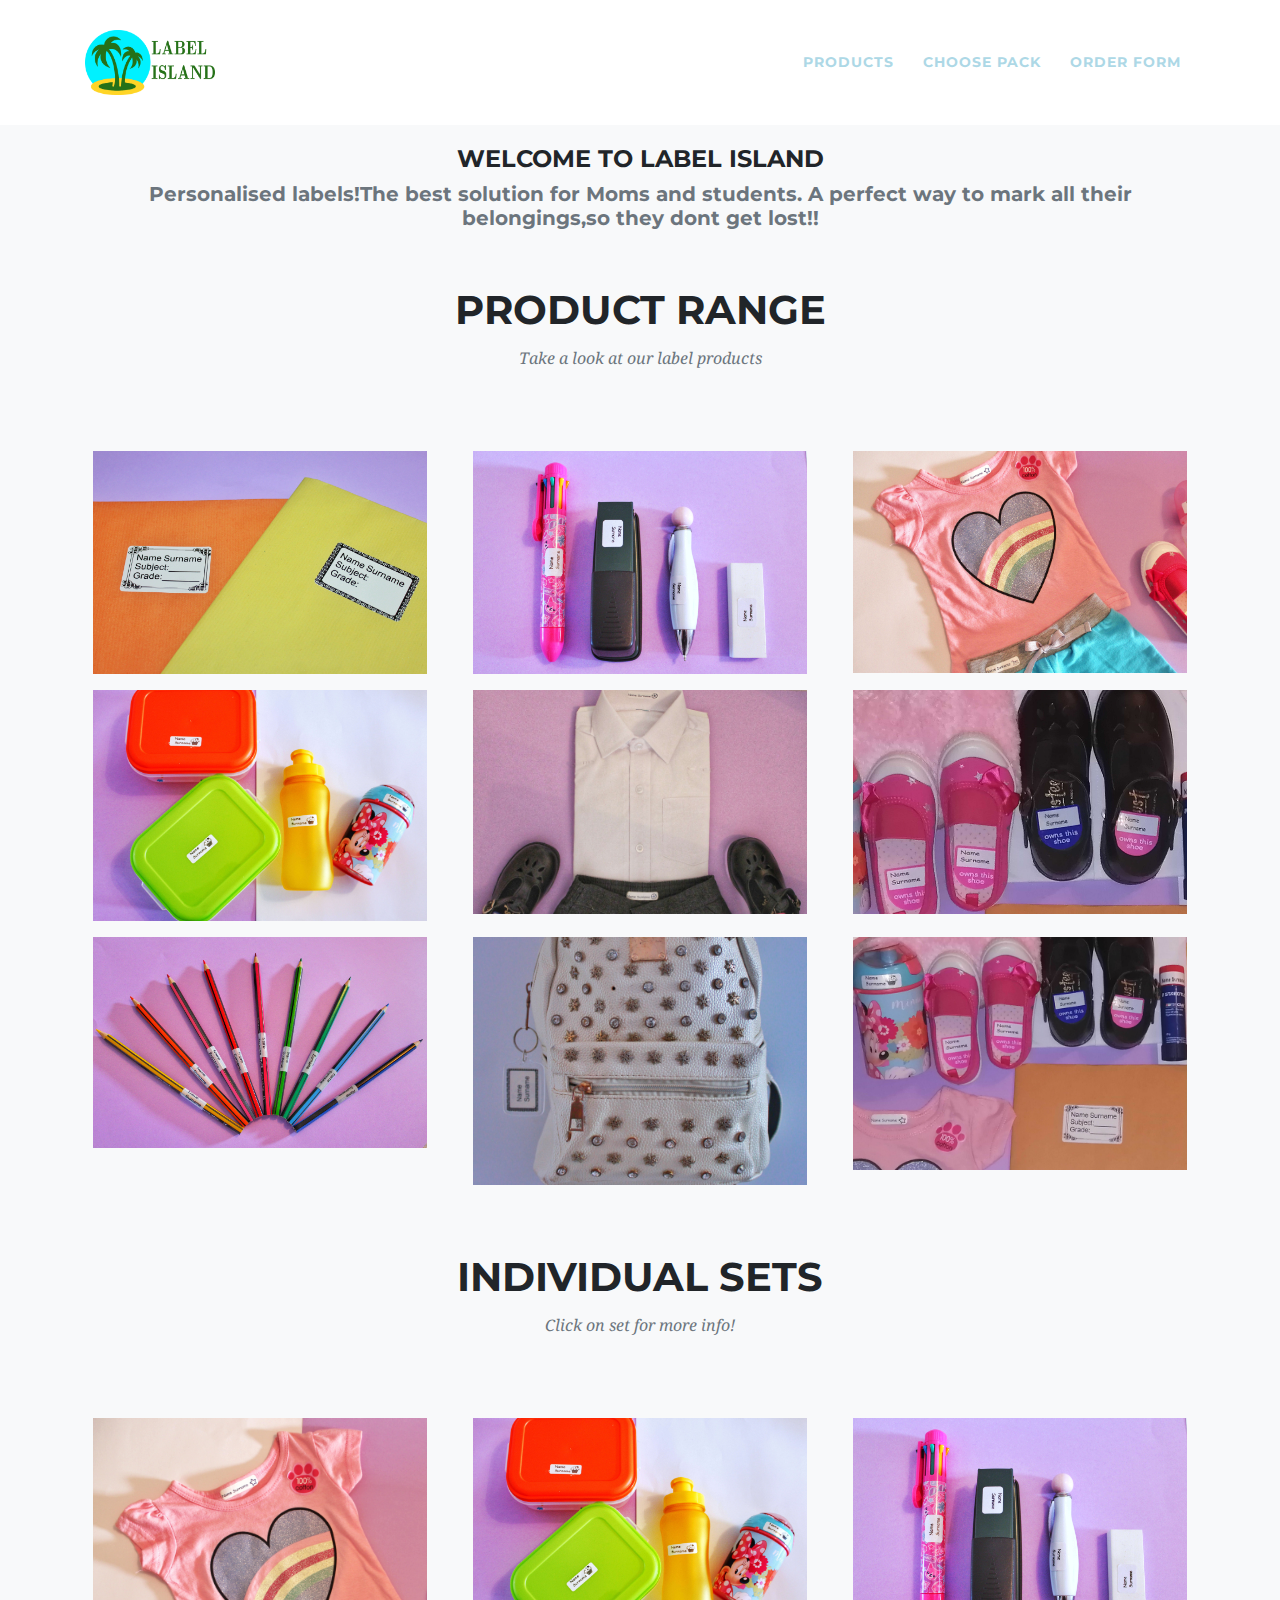
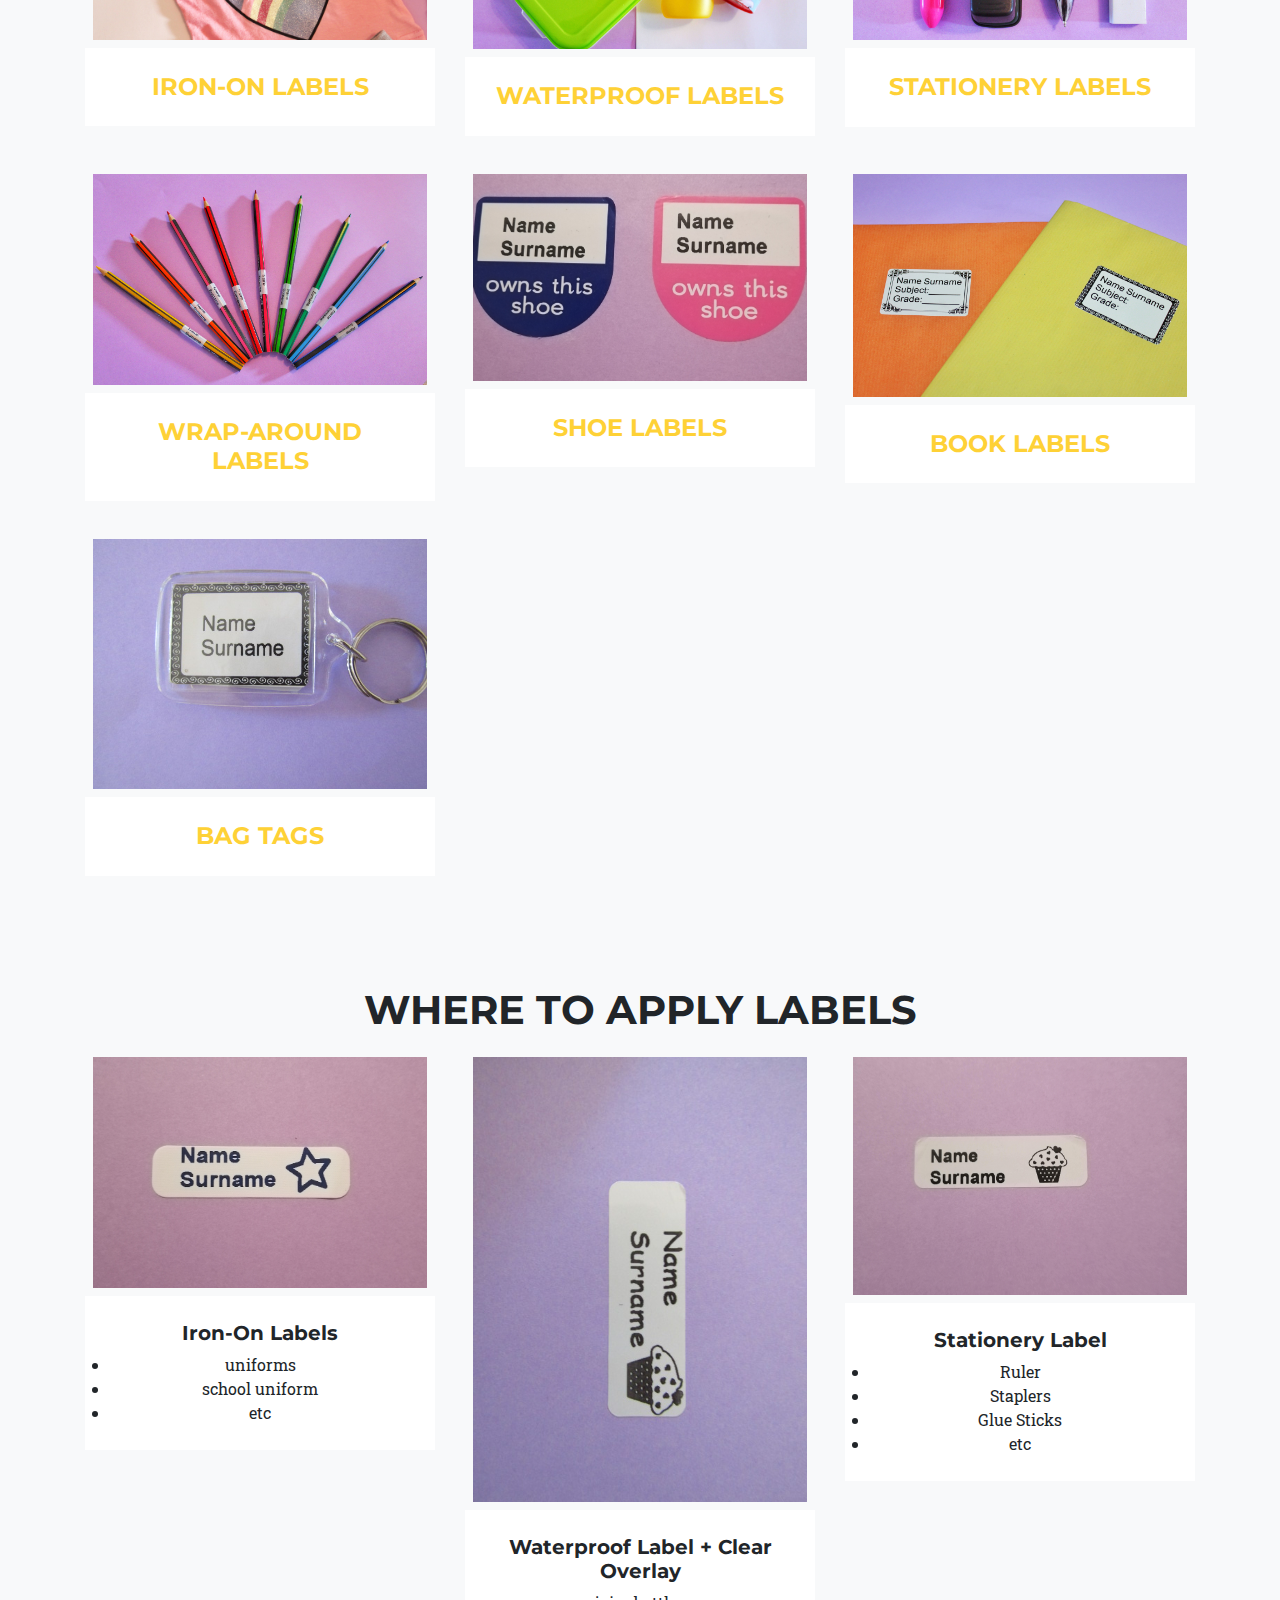
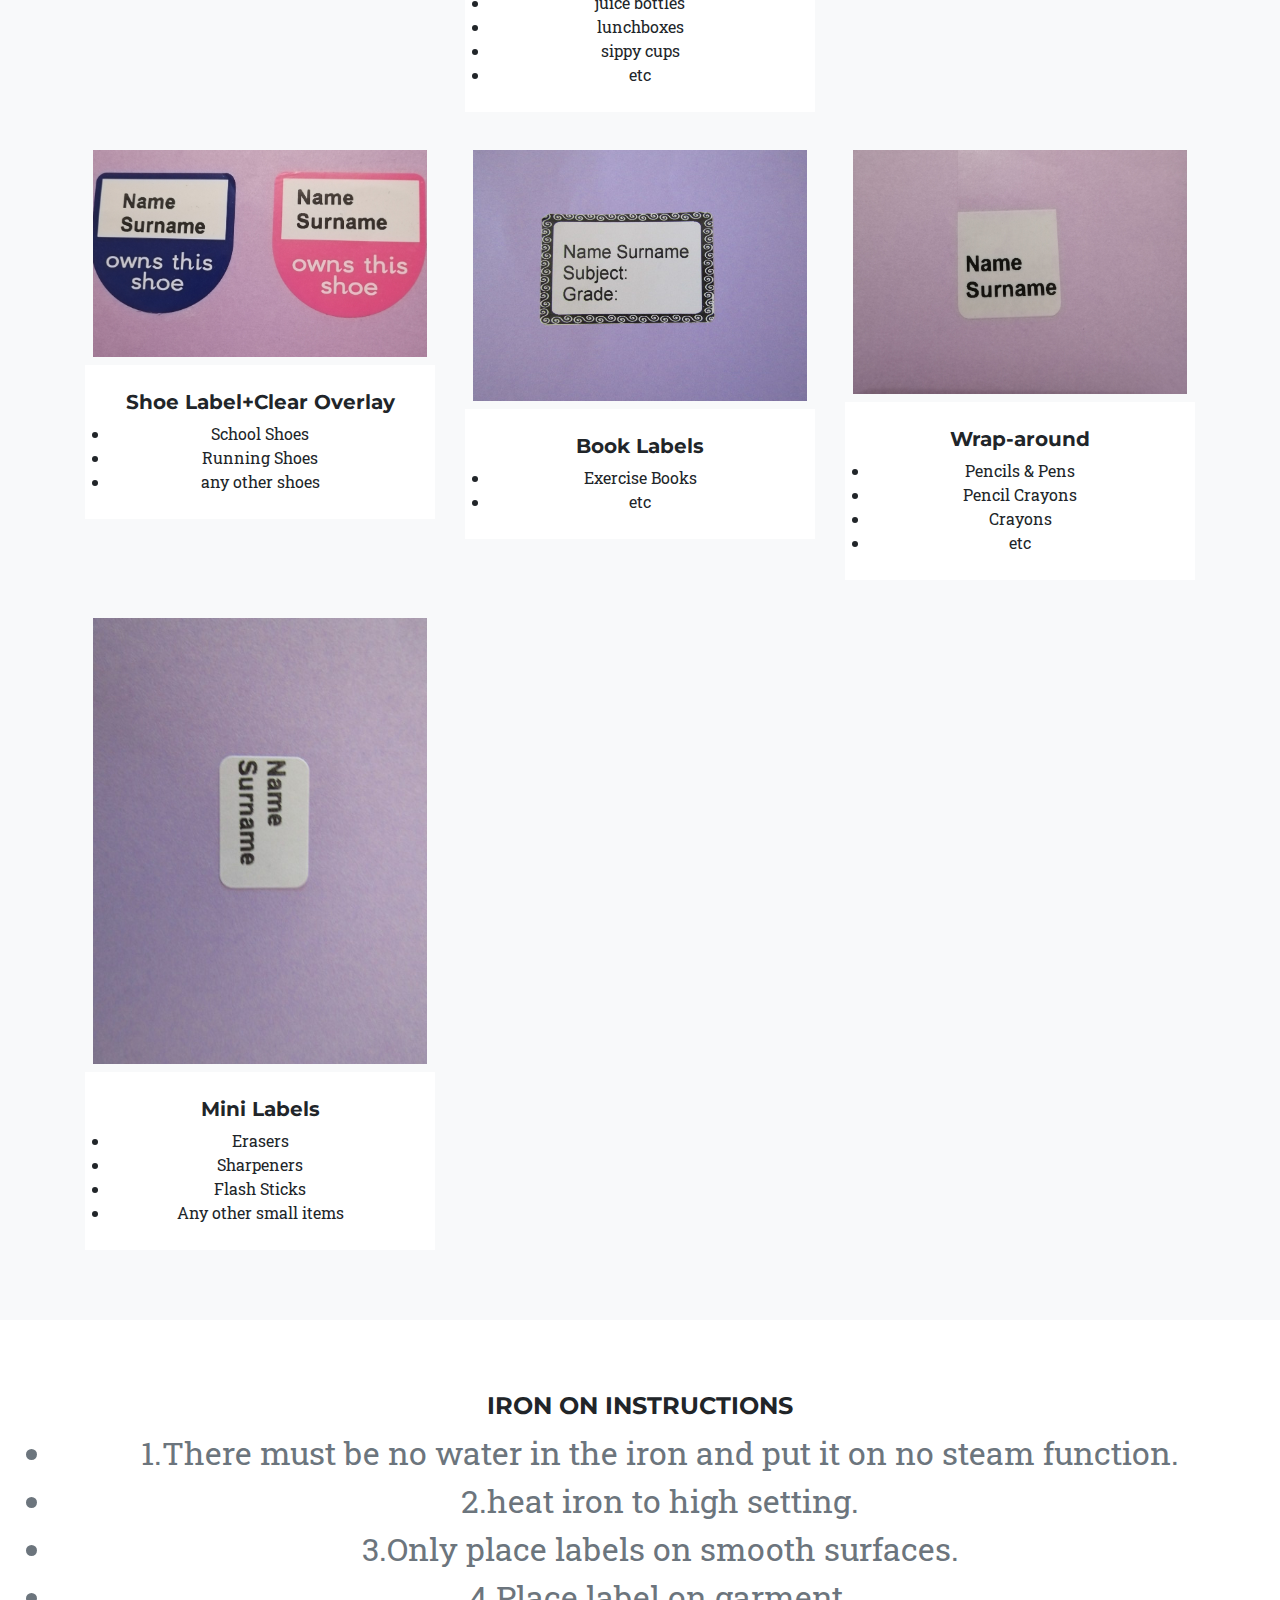
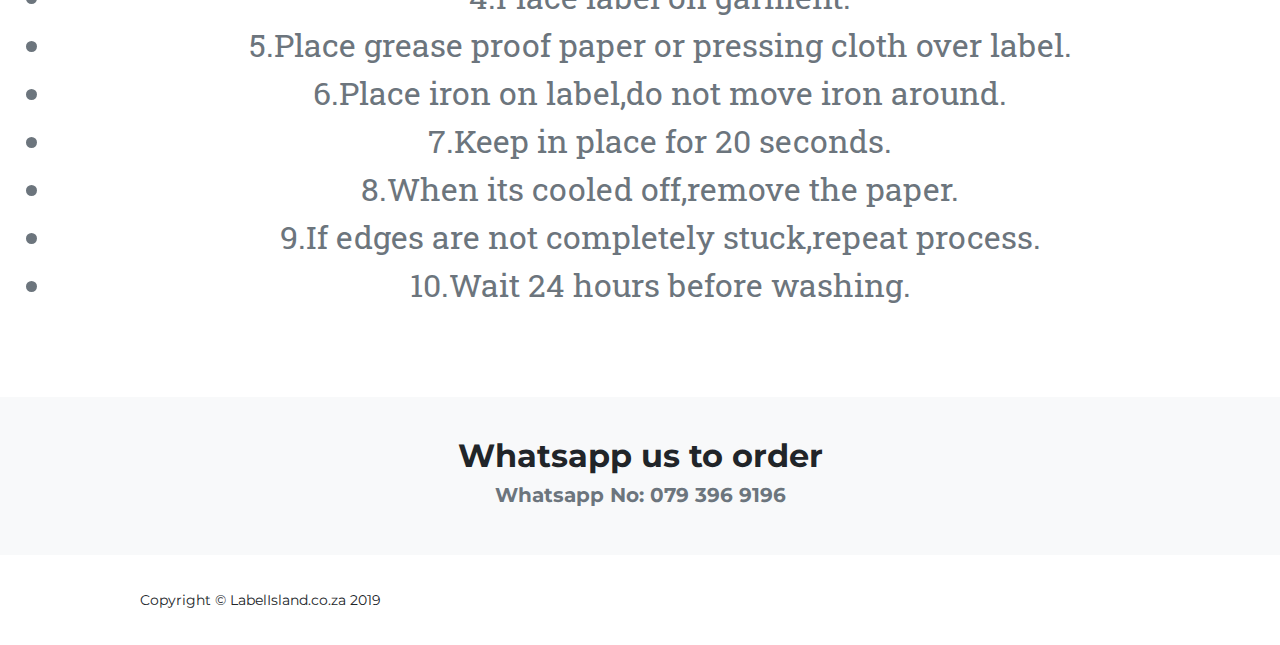
<file: index.html>
<!DOCTYPE html>
<html lang="en">

<head>

  <meta charset="utf-8">
  <meta name="viewport" content="width=device-width, initial-scale=1, shrink-to-fit=no">
	  <meta name="description" content="Personalised labels!The best solution for Moms and students. A perfect way to mark all their belongings,so they dont get lost!!">
  <meta name="keywords" content="labels,island,label printers">
  <meta name="author" content="">
	<meta name="google-site-verification" content="RqYeZZajrX5-8dibI99BtpnHzKIkXkmFvsI7ZoeifsE" />

  <title>Label Island</title>

  <!-- Bootstrap core CSS -->
  <link href="vendor/bootstrap/css/bootstrap.min.css" rel="stylesheet">

  <!-- Custom fonts for this template -->
  <link href="vendor/fontawesome-free/css/all.min.css" rel="stylesheet" type="text/css">
  <link href="https://fonts.googleapis.com/css?family=Montserrat:400,700" rel="stylesheet" type="text/css">
  <link href='https://fonts.googleapis.com/css?family=Kaushan+Script' rel='stylesheet' type='text/css'>
  <link href='https://fonts.googleapis.com/css?family=Droid+Serif:400,700,400italic,700italic' rel='stylesheet' type='text/css'>
  <link href='https://fonts.googleapis.com/css?family=Roboto+Slab:400,100,300,700' rel='stylesheet' type='text/css'>

  <!-- Custom styles for this template -->
  <link href="css/agency.css" rel="stylesheet">

</head>

<body id="page-top">

  <!-- Navigation -->
  <nav class="navbar navbar-expand-lg " id="mainNav" style="background-color: #fff;">
    <div class="container">
      <a class="navbar-brand js-scroll-trigger" href="#page-top"><img src="logo.png" width="130" height="65"></a>
      <button class="navbar-toggler navbar-toggler-right" type="button" data-toggle="collapse" data-target="#navbarResponsive" aria-controls="navbarResponsive" aria-expanded="false" aria-label="Toggle navigation">
        Menu
        <i class="fas fa-bars"></i>
      </button>
      <div class="collapse navbar-collapse" id="navbarResponsive">
        <ul class="navbar-nav text-uppercase ml-auto">
          <li class="nav-item">
            <a class="nav-link js-scroll-trigger" href="#products">Products</a>
          </li>
          <li class="nav-item">
            <a class="nav-link js-scroll-trigger" href="#pack">Choose Pack</a>
          </li>
         
         
          <li class="nav-item">
            <a class="nav-link js-scroll-trigger" href="#order">Order Form</a>
          </li>
        </ul>
      </div>
    </div>
  </nav>



  <!-- Portfolio Grid -->

  <section style="padding:20px !important;"class="bg-light" id="products">
    <div class="container">
	    	            <div class="col-lg-12 text-center">
          <h4 class="section-heading text-uppercase">Welcome to Label Island</h4>
          <h5 class="section-subheading text-muted">Personalised labels!The best solution for Moms and students. A perfect way to mark all their belongings,so they dont get lost!!</h5>
        </div>
	    <br><br>
      <div class="row">
        <div class="col-lg-12 text-center">
          <h2 class="section-heading text-uppercase">Product Range</h2>
          <h3 class="section-subheading text-muted">Take a look at our label products</h3>
        </div>
      </div>
      <div class="row">
        <div class="col-md-4 col-sm-6 portfolio-item">
          <a class="portfolio-link" data-toggle="modal" href="#portfolioModal1">
  <!--           <div class="portfolio-hover">
              <div class="portfolio-hover-content">
                <i class="fas fa-mouse-pointer fa-3x"></i>
              </div>
            </div> -->
            <img class="img-fluid" src="product1.jpg" alt="">
          </a>
       
        </div>
        <div class="col-md-4 col-sm-6 portfolio-item">
          <a class="portfolio-link" data-toggle="modal" href="#portfolioModal2">
 <!--            <div class="portfolio-hover">
              <div class="portfolio-hover-content">
                <i class="fas fa-mouse-pointer fa-3x"></i>
              </div>
            </div> -->
            <img class="img-fluid" src="product2.jpg" alt="">
          </a>
         
        </div>
        <div class="col-md-4 col-sm-6 portfolio-item">
          <a class="portfolio-link" data-toggle="modal" href="#portfolioModal3">
 <!--            <div class="portfolio-hover">
              <div class="portfolio-hover-content">
                <i class="fas fa-mouse-pointer fa-3x"></i>
              </div>
            </div> -->
            <img class="img-fluid" src="product3.jpg" alt="">
          </a>
       
        </div>
        <div class="col-md-4 col-sm-6 portfolio-item">
          <a class="portfolio-link" data-toggle="modal" href="#portfolioModal4">
    <!--         <div class="portfolio-hover">
              <div class="portfolio-hover-content">
                <i class="fas fa-mouse-pointer fa-3x"></i>
              </div>
            </div> -->
            <img class="img-fluid" src="product4.jpg" alt="">
          </a>
  
        </div>
        <div class="col-md-4 col-sm-6 portfolio-item">
          <a class="portfolio-link" data-toggle="modal" href="#portfolioModal5">
      <!--       <div class="portfolio-hover">
              <div class="portfolio-hover-content">
                <i class="fas fa-mouse-pointer fa-3x"></i>
              </div>
            </div> -->
            <img class="img-fluid" src="product5.jpg" alt="">
          </a>
  
        </div>
        <div class="col-md-4 col-sm-6 portfolio-item">
          <a class="portfolio-link" data-toggle="modal" href="#portfolioModal6">
 <!--            <div class="portfolio-hover">
              <div class="portfolio-hover-content">
                <i class="fas fa-mouse-pointer fa-3x"></i>
              </div>
            </div> -->
            <img class="img-fluid" src="product6.jpg" alt="">
          </a>
   
          </div>

                <div class="col-md-4 col-sm-6 portfolio-item">
          <a class="portfolio-link" data-toggle="modal" href="#portfolioModal6">
    <!--         <div class="portfolio-hover">
              <div class="portfolio-hover-content">
                <i class="fas fa-mouse-pointer fa-3x"></i>
              </div>
            </div> -->
            <img class="img-fluid" src="product7.jpg" alt="">
          </a>
   
          </div>

                <div class="col-md-4 col-sm-6 portfolio-item">
          <a class="portfolio-link" data-toggle="modal" href="#portfolioModal6">
      <!--       <div class="portfolio-hover">
              <div class="portfolio-hover-content">
                <i class="fas fa-mouse-pointer fa-3x"></i>
              </div>
            </div> -->
            <img class="img-fluid" src="product8.jpg" alt="">
          </a>
   
          </div>

                <div class="col-md-4 col-sm-6 portfolio-item">
          <a class="portfolio-link" data-toggle="modal" href="#portfolioModal6">
         <!--    <div class="portfolio-hover">
              <div class="portfolio-hover-content">
                <i class="fas fa-mouse-pointer fa-3x"></i>
              </div>
            </div> -->
            <img class="img-fluid" src="product9.jpg" alt="">
          </a>
   
          </div>
        </div>
	    
      </div>
    </div>
  </section>
	
	


 <!-- OTHER PACKS Grid -->
  <!-- label packs -->
  <section class="bg-light" id="portfolio">
    <div class="container" id="pack">
      <div class="row">
        <div class="col-lg-12 text-center">
          <h2 class="section-heading text-uppercase">Individual Sets</h2>
          <h3 class="section-subheading text-muted">Click on set for more info!</h3>
        </div>
      </div>
      <div class="row">
        <div class="col-md-4 col-sm-6 portfolio-item">
          <a class="portfolio-link" data-toggle="modal" href="#ironon_pack_modal">
            <div class="portfolio-hover">
              <div class="portfolio-hover-content">
                <i class="fas fa-mouse-pointer fa-3x"></i>
              </div>
            </div>
            <img class="img-fluid" src="iron-on.jpg" alt="">
              <div class="portfolio-caption">
            <h4>IRON-ON LABELS</h4>
            <!-- <p class="text-muted">Illustration</p> -->
          </div>
          </a>
        
        </div>
     <!--  ///////////////////// -->
           <div class="col-md-4 col-sm-6 portfolio-item">
          <a class="portfolio-link" data-toggle="modal" href="#waterproof_pack_modal">
            <div class="portfolio-hover">
              <div class="portfolio-hover-content">
                <i class="fas fa-mouse-pointer fa-3x"></i>
              </div>
            </div>
            <img class="img-fluid" src="product4.jpg" alt="">
              <div class="portfolio-caption">
            <h4>WATERPROOF LABELS</h4>
           <!--  <p class="text-muted">Illustration</p> -->
          </div>
          </a>
        
        </div>

         <div class="col-md-4 col-sm-6 portfolio-item">
          <a class="portfolio-link" data-toggle="modal" href="#stationery_pack_modal">
            <div class="portfolio-hover">
              <div class="portfolio-hover-content">
                <i class="fas fa-mouse-pointer fa-3x"></i>
              </div>
            </div>
            <img class="img-fluid" src="product2.jpg" alt="">
              <div class="portfolio-caption">
            <h4>STATIONERY LABELS</h4>
           <!--  <p class="text-muted">Illustration</p> -->
          </div>
          </a>
        
        </div>


         <div class="col-md-4 col-sm-6 portfolio-item">
          <a class="portfolio-link" data-toggle="modal" href="#wrap_pack_modal">
            <div class="portfolio-hover">
              <div class="portfolio-hover-content">
                <i class="fas fa-mouse-pointer fa-3x"></i>
              </div>
            </div>
            <img class="img-fluid" src="product7.jpg" alt="">
              <div class="portfolio-caption">
            <h4>WRAP-AROUND LABELS</h4>
           <!--  <p class="text-muted">Illustration</p> -->
          </div>
          </a>
        
        </div>


         <div class="col-md-4 col-sm-6 portfolio-item">
          <a class="portfolio-link" data-toggle="modal" href="#shoe_pack_modal">
            <div class="portfolio-hover">
              <div class="portfolio-hover-content">
                <i class="fas fa-mouse-pointer fa-3x"></i>
              </div>
            </div>
            <img class="img-fluid" src="shoe.jpg" alt="">
              <div class="portfolio-caption">
            <h4>SHOE LABELS</h4>
           <!--  <p class="text-muted">Illustration</p> -->
          </div>
          </a>
        
        </div>

          <div class="col-md-4 col-sm-6 portfolio-item">
          <a class="portfolio-link" data-toggle="modal" href="#book_pack_modal">
            <div class="portfolio-hover">
              <div class="portfolio-hover-content">
                <i class="fas fa-mouse-pointer fa-3x"></i>
              </div>
            </div>
            <img class="img-fluid" src="product1.jpg" alt="">
              <div class="portfolio-caption">
            <h4>BOOK LABELS</h4>
           <!--  <p class="text-muted">Illustration</p> -->
          </div>
          </a>
        
        </div>

          <div class="col-md-4 col-sm-6 portfolio-item">
          <a class="portfolio-link" data-toggle="modal" href="#bag_pack_modal">
            <div class="portfolio-hover">
              <div class="portfolio-hover-content">
                <i class="fas fa-mouse-pointer fa-3x"></i>
              </div>
            </div>
            <img class="img-fluid" src="bagtag.jpg" alt="">
              <div class="portfolio-caption">
            <h4>BAG TAGS</h4>
           <!--  <p class="text-muted">Illustration</p> -->
          </div>
          </a>
        
        </div>
<!--         ////////////////////////// -->

    
    
      </div>
    </div>
  </section>








  <!-- //Instructions -->


 <!-- OTHER PACKS Grid -->
  <!-- label packs -->
  <section class="bg-light" id="portfolio">
    <div class="container" id="pack">
      <div class="row">
        <div class="col-lg-12 text-center">
          <h2 class="section-heading text-uppercase">Where to apply labels</h2>
        </div>
      </div>
      <div class="row">
        <div class="col-md-4 col-sm-6 portfolio-item">
         
            <img class="img-fluid" src="ironon.jpg" alt="">
              <div class="portfolio-caption">
              <h5>Iron-On Labels</h5>
		<li>uniforms</li>
            <li>school uniform</li>
            <li>etc</li>
            <!-- <p class="text-muted">Illustration</p> -->
          </div>
          
        
        </div>
     <!--  ///////////////////// -->
              <div class="col-md-4 col-sm-6 portfolio-item">
         
            <img class="img-fluid" src="waterproof_label.jpg" alt="">
              <div class="portfolio-caption">
              <h5>Waterproof Label + Clear Overlay</h5>
            <li>juice bottles</li>
            <li>lunchboxes</li>
            <li>sippy cups</li>
            <li>etc</li>
            <!-- <p class="text-muted">Illustration</p> -->
          </div>
          
        
        </div>

               <div class="col-md-4 col-sm-6 portfolio-item">
         
            <img class="img-fluid" src="stationery.jpg" alt="">
              <div class="portfolio-caption">
              <h5>Stationery Label</h5>
            <li>Ruler</li>
            <li>Staplers</li>
            <li>Glue Sticks</li>
            <li>etc</li>
            <!-- <p class="text-muted">Illustration</p> -->
          </div>
          
        
        </div>


      <div class="col-md-4 col-sm-6 portfolio-item">
         
            <img class="img-fluid" src="shoe.jpg" alt="">
              <div class="portfolio-caption">
              <h5>Shoe Label+Clear Overlay</h5>
            <li>School Shoes</li>
            <li>Running Shoes</li>
            <li>any other shoes</li>
            <!-- <p class="text-muted">Illustration</p> -->
          </div>
          
        
        </div>

       <div class="col-md-4 col-sm-6 portfolio-item">
         
            <img class="img-fluid" src="book.jpg" alt="">
              <div class="portfolio-caption">
              <h5>Book Labels</h5>
            <li>Exercise Books</li>
            <li>etc</li>
            <!-- <p class="text-muted">Illustration</p> -->
          </div>
          
        
        </div>


         <div class="col-md-4 col-sm-6 portfolio-item">
         
            <img class="img-fluid" src="wrap.jpg" alt="">
              <div class="portfolio-caption">
              <h5>Wrap-around</h5>
            <li>Pencils & Pens</li>
            <li>Pencil Crayons</li>
            <li>Crayons</li>
            <li>etc</li>
            <!-- <p class="text-muted">Illustration</p> -->
          </div>
          
        
        </div>



         <div class="col-md-4 col-sm-6 portfolio-item">
         
            <img class="img-fluid" src="mini.jpg" alt="">
              <div class="portfolio-caption">
              <h5>Mini Labels</h5>
            <li>Erasers</li>
            <li>Sharpeners</li>
            <li>Flash Sticks</li>
            <li>Any other small items</li>
            <!-- <p class="text-muted">Illustration</p> -->
          </div>
          
        
        </div>
      
<!--         ////////////////////////// -->

    
    
      </div>
    </div>
  </section>
<br>
<br>
<br>
	    	            <div class="col-lg-12 text-center">
          <h4 class="section-heading text-uppercase">Iron On Instructions</h4>
          <ul class="section-subheading text-muted" style="font-size:2rem;">
		<li>1.There must be no water in the iron and put it on no steam function.</li>		
		  <li>2.heat iron to high setting.</li>
		  <li>3.Only place labels on smooth surfaces.</li>
		  <li>4.Place label on garment.</li>
		  <li>5.Place grease proof paper or pressing cloth over label.</li>
		  <li>6.Place iron on  label,do not move iron around.</li>
		  <li>7.Keep in place for 20 seconds.</li>
		  <li>8.When its cooled off,remove the paper.</li>
		  <li>9.If edges are not completely stuck,repeat process.</li>
		  <li>10.Wait 24 hours before washing.</li>
	</ul>
        </div>
<br>
<br>	
	<br>
  <section class="bg-light" id="order">
  <h2 class="text-center">Whatsapp us to order</h2>

	    	            <div class="col-lg-12 text-center">
	
          <h5 class="section-subheading text-muted">Whatsapp No: 079 396 9196</h5>
	
        </div>

  </section>
  <!-- Footer -->
  <footer>
    <div class="container">
      <div class="row">
        <div class="col-md-4">
          <span class="copyright">Copyright &copy; LabelIsland.co.za 2019</span>
        </div>
      
      <!--   <div class="col-md-4">
          <ul class="list-inline quicklinks">
            <li class="list-inline-item">
              <a href="#">Privacy Policy</a>
            </li>
            <li class="list-inline-item">
              <a href="#">Terms of Use</a>
            </li>
          </ul>
        </div> -->
      </div>
    </div>
  </footer>


  

  
<style type="text/css">
	.input-hidden {
  position: absolute;
  left: -9999px;
}

input[type=radio]:checked + label>img {
  border: 1px solid #fff;
  box-shadow: 0 0 3px 3px #090;
}

/* Stuff after this is only to make things more pretty */
input[type=radio] + label>img {
  border: 1px dashed #444;
  width: 90px;
  height: 90px;
  transition: 500ms all;
}

.portfolio-item{
cursor:pointer;	
}
/*
 | //lea.verou.me/css3patterns
 | Because white bgs are boring.
*/

</style>

  <!-- Bootstrap core JavaScript -->
  <script src="vendor/jquery/jquery.min.js"></script>
  <script src="vendor/bootstrap/js/bootstrap.bundle.min.js"></script>

  <!-- Plugin JavaScript -->
  <script src="vendor/jquery-easing/jquery.easing.min.js"></script>

  <!-- Contact form JavaScript -->
  <script src="js/jqBootstrapValidation.js"></script>
  <script src="js/contact_me.js"></script>

  <!-- Custom scripts for this template -->
  <script src="js/agency.min.js"></script>

</body>

</html>
</file>
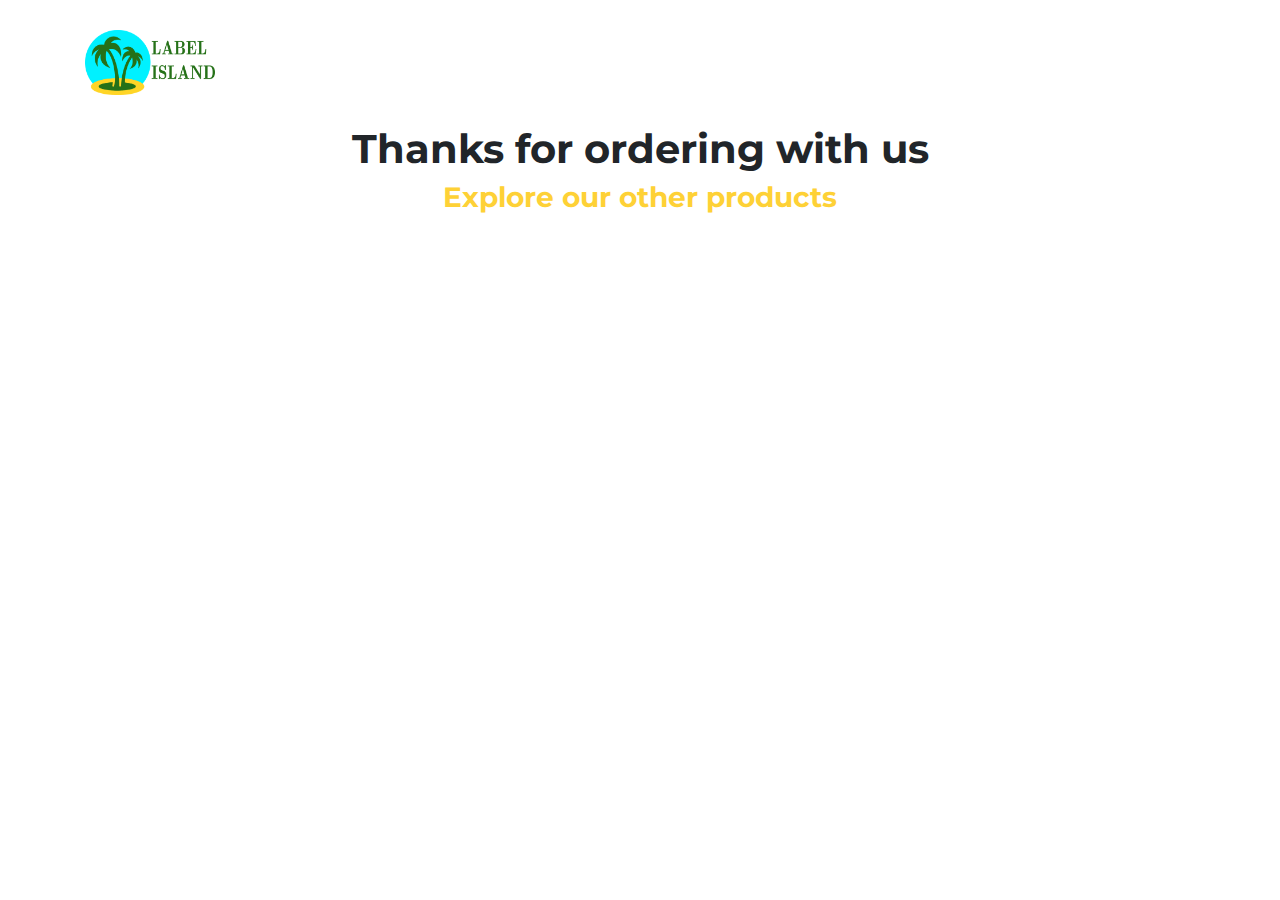
<file: thanks.html>
<!DOCTYPE html>
<html lang="en">

<head>

  <meta charset="utf-8">
  <meta name="viewport" content="width=device-width, initial-scale=1, shrink-to-fit=no">
  <meta name="description" content="">
  <meta name="author" content="">

  <title>Agency - Start Bootstrap Theme</title>

  <!-- Bootstrap core CSS -->
  <link href="vendor/bootstrap/css/bootstrap.min.css" rel="stylesheet">

  <!-- Custom fonts for this template -->
  <link href="vendor/fontawesome-free/css/all.min.css" rel="stylesheet" type="text/css">
  <link href="https://fonts.googleapis.com/css?family=Montserrat:400,700" rel="stylesheet" type="text/css">
  <link href='https://fonts.googleapis.com/css?family=Kaushan+Script' rel='stylesheet' type='text/css'>
  <link href='https://fonts.googleapis.com/css?family=Droid+Serif:400,700,400italic,700italic' rel='stylesheet' type='text/css'>
  <link href='https://fonts.googleapis.com/css?family=Roboto+Slab:400,100,300,700' rel='stylesheet' type='text/css'>

  <!-- Custom styles for this template -->
  <link href="css/agency.css" rel="stylesheet">

</head>

<body id="page-top">

  <!-- Navigation -->
  <nav class="navbar navbar-expand-lg " id="mainNav" style="background-color: #fff;">
    <div class="container">
      <a class="navbar-brand js-scroll-trigger" href="#page-top"><img src="logo.png" width="130" height="65"></a>

    </div>
  </nav>


 <h1 class="text-center">Thanks for ordering with us</h1>
 <h3 class="text-center"><a href="./index.html">Explore our other products</a></h3>
  <!-- Footer -->


  

  
<style type="text/css">
	.input-hidden {
  position: absolute;
  left: -9999px;
}

input[type=radio]:checked + label>img {
  border: 1px solid #fff;
  box-shadow: 0 0 3px 3px #090;
}

/* Stuff after this is only to make things more pretty */
input[type=radio] + label>img {
  border: 1px dashed #444;
  width: 90px;
  height: 90px;
  transition: 500ms all;
}



/*
 | //lea.verou.me/css3patterns
 | Because white bgs are boring.
*/

</style>

  <!-- Bootstrap core JavaScript -->
  <script src="vendor/jquery/jquery.min.js"></script>
  <script src="vendor/bootstrap/js/bootstrap.bundle.min.js"></script>

  <!-- Plugin JavaScript -->
  <script src="vendor/jquery-easing/jquery.easing.min.js"></script>

  <!-- Contact form JavaScript -->
  <script src="js/jqBootstrapValidation.js"></script>
  <script src="js/contact_me.js"></script>

  <!-- Custom scripts for this template -->
  <script src="js/agency.min.js"></script>

</body>

</html>
</file>
<file: css/agency.css>
/*!
 * Start Bootstrap - Agency v5.0.7 (https://startbootstrap.com/template-overviews/agency)
 * Copyright 2013-2019 Start Bootstrap
 * Licensed under MIT (https://github.com/BlackrockDigital/startbootstrap-agency/blob/master/LICENSE)
 */

body {
  overflow-x: hidden;
  font-family: 'Roboto Slab', -apple-system, BlinkMacSystemFont, 'Segoe UI', Roboto, 'Helvetica Neue', Arial, sans-serif, 'Apple Color Emoji', 'Segoe UI Emoji', 'Segoe UI Symbol', 'Noto Color Emoji';
}

p {
  line-height: 1.75;
}

a {
  color: #fed136;
}

a:hover {
  color: #fec503;
}

.text-primary {
  color: #fed136 !important;
}

h1,
h2,
h3,
h4,
h5,
h6 {
  font-weight: 700;
  font-family: 'Montserrat', -apple-system, BlinkMacSystemFont, 'Segoe UI', Roboto, 'Helvetica Neue', Arial, sans-serif, 'Apple Color Emoji', 'Segoe UI Emoji', 'Segoe UI Symbol', 'Noto Color Emoji';
}

section {
  padding: 20px 0;
}

section h2.section-heading {
  font-size: 40px;
  margin-top: 0;
  margin-bottom: 15px;
}

section h3.section-subheading {
  font-size: 16px;
  font-weight: 400;
  font-style: italic;
  margin-bottom: 75px;
  text-transform: none;
  font-family: 'Droid Serif', -apple-system, BlinkMacSystemFont, 'Segoe UI', Roboto, 'Helvetica Neue', Arial, sans-serif, 'Apple Color Emoji', 'Segoe UI Emoji', 'Segoe UI Symbol', 'Noto Color Emoji';
}

@media (min-width: 768px) {
  section {
    padding: 40px 0;
  }
}

.btn {
  font-family: 'Montserrat', -apple-system, BlinkMacSystemFont, 'Segoe UI', Roboto, 'Helvetica Neue', Arial, sans-serif, 'Apple Color Emoji', 'Segoe UI Emoji', 'Segoe UI Symbol', 'Noto Color Emoji';
  font-weight: 700;
}

.btn-xl {
  font-size: 18px;
  padding: 20px 40px;
}

.btn-primary {
  background-color: #fed136;
  border-color: #fed136;
}

.btn-primary:active, .btn-primary:focus, .btn-primary:hover {
  background-color: #fec810 !important;
  border-color: #fec810 !important;
  color: white;
}

.btn-primary:active, .btn-primary:focus {
  -webkit-box-shadow: 0 0 0 0.2rem rgba(254, 209, 55, 0.5) !important;
  box-shadow: 0 0 0 0.2rem rgba(254, 209, 55, 0.5) !important;
}

::selection {
  background: #fed136;
  text-shadow: none;
}

img::selection {
  background: transparent;
}

img::-moz-selection {
  background: transparent;
}

#mainNav {
  background-color: #212529;
}

#mainNav .navbar-toggler {
  font-size: 12px;
  right: 0;
  padding: 13px;
  text-transform: uppercase;
  color: white;
  border: 0;
  background-color: #fed136;
  font-family: 'Montserrat', -apple-system, BlinkMacSystemFont, 'Segoe UI', Roboto, 'Helvetica Neue', Arial, sans-serif, 'Apple Color Emoji', 'Segoe UI Emoji', 'Segoe UI Symbol', 'Noto Color Emoji';
}

#mainNav .navbar-brand {
  color: #fed136;
  font-family: 'Kaushan Script', -apple-system, BlinkMacSystemFont, 'Segoe UI', Roboto, 'Helvetica Neue', Arial, sans-serif, 'Apple Color Emoji', 'Segoe UI Emoji', 'Segoe UI Symbol', 'Noto Color Emoji';
}

#mainNav .navbar-brand.active, #mainNav .navbar-brand:active, #mainNav .navbar-brand:focus, #mainNav .navbar-brand:hover {
  color: #fec503;
}

#mainNav .navbar-nav .nav-item .nav-link {
  font-size: 90%;
  font-weight: 400;
  padding: 0.75em 0;
  letter-spacing: 1px;
  color: lightblue;
  font-weight: bold;
  font-family: 'Montserrat', -apple-system, BlinkMacSystemFont, 'Segoe UI', Roboto, 'Helvetica Neue', Arial, sans-serif, 'Apple Color Emoji', 'Segoe UI Emoji', 'Segoe UI Symbol', 'Noto Color Emoji';
}

#mainNav .navbar-nav .nav-item .nav-link.active, #mainNav .navbar-nav .nav-item .nav-link:hover {
  color: #fed136;
}

@media (min-width: 992px) {
  #mainNav {
    padding-top: 25px;
    padding-bottom: 25px;
    -webkit-transition: padding-top 0.3s, padding-bottom 0.3s;
    transition: padding-top 0.3s, padding-bottom 0.3s;
    border: none;
    background-color: transparent;
  }
  #mainNav .navbar-brand {
    font-size: 1.75em;
    -webkit-transition: all 0.3s;
    transition: all 0.3s;
  }
  #mainNav .navbar-nav .nav-item .nav-link {
    padding: 1.1em 1em !important;
  }
  #mainNav.navbar-shrink {
    padding-top: 0;
    padding-bottom: 0;
    background-color: #212529;
  }
  #mainNav.navbar-shrink .navbar-brand {
    font-size: 1.25em;
    padding: 12px 0;
  }
}

header.masthead {
  text-align: center;
  color: white;
  background-image: url("../img/header-bg.jpg");
  background-repeat: no-repeat;
  background-attachment: scroll;
  background-position: center center;
  background-size: cover;
}

header.masthead .intro-text {
  padding-top: 150px;
  padding-bottom: 100px;
}

header.masthead .intro-text .intro-lead-in {
  font-size: 22px;
  font-style: italic;
  line-height: 22px;
  margin-bottom: 25px;
  font-family: 'Droid Serif', -apple-system, BlinkMacSystemFont, 'Segoe UI', Roboto, 'Helvetica Neue', Arial, sans-serif, 'Apple Color Emoji', 'Segoe UI Emoji', 'Segoe UI Symbol', 'Noto Color Emoji';
}

header.masthead .intro-text .intro-heading {
  font-size: 50px;
  font-weight: 700;
  line-height: 50px;
  margin-bottom: 25px;
  font-family: 'Montserrat', -apple-system, BlinkMacSystemFont, 'Segoe UI', Roboto, 'Helvetica Neue', Arial, sans-serif, 'Apple Color Emoji', 'Segoe UI Emoji', 'Segoe UI Symbol', 'Noto Color Emoji';
}

@media (min-width: 768px) {
  header.masthead .intro-text {
    padding-top: 300px;
    padding-bottom: 200px;
  }
  header.masthead .intro-text .intro-lead-in {
    font-size: 40px;
    font-style: italic;
    line-height: 40px;
    margin-bottom: 25px;
    font-family: 'Droid Serif', -apple-system, BlinkMacSystemFont, 'Segoe UI', Roboto, 'Helvetica Neue', Arial, sans-serif, 'Apple Color Emoji', 'Segoe UI Emoji', 'Segoe UI Symbol', 'Noto Color Emoji';
  }
  header.masthead .intro-text .intro-heading {
    font-size: 75px;
    font-weight: 700;
    line-height: 75px;
    margin-bottom: 50px;
    font-family: 'Montserrat', -apple-system, BlinkMacSystemFont, 'Segoe UI', Roboto, 'Helvetica Neue', Arial, sans-serif, 'Apple Color Emoji', 'Segoe UI Emoji', 'Segoe UI Symbol', 'Noto Color Emoji';
  }
}

.service-heading {
  margin: 15px 0;
  text-transform: none;
}

#portfolio .portfolio-item {
  right: 0;
  margin: 0 0 15px;
}

#portfolio .portfolio-item .portfolio-link {
  position: relative;
  display: block;
  max-width: 400px;
  margin: 0 auto;
  cursor: pointer;
}


#portfolio .portfolio-item .portfolio-link .portfolio-hover {
  position: absolute;
  width: 100%;
  height: 100%;
  -webkit-transition: all ease 0.5s;
  transition: all ease 0.5s;
  opacity: 0;
  background: rgba(254, 209, 54, 0.9);
}

#portfolio .portfolio-item .portfolio-link .portfolio-hover:hover {
  opacity: 1;
}

#portfolio .portfolio-item .portfolio-link .portfolio-hover .portfolio-hover-content {
  font-size: 20px;
  position: absolute;
  top: 50%;
  width: 100%;
  height: 20px;
  margin-top: -12px;
  text-align: center;
  color: white;
}

#portfolio .portfolio-item .portfolio-link .portfolio-hover .portfolio-hover-content i {
  margin-top: -12px;
}

#portfolio .portfolio-item .portfolio-link .portfolio-hover .portfolio-hover-content h3,
#portfolio .portfolio-item .portfolio-link .portfolio-hover .portfolio-hover-content h4 {
  margin: 0;
}

#portfolio .portfolio-item .portfolio-caption {
  max-width: 400px;
  margin: 0 auto;
  padding: 25px;
  text-align: center;
  background-color: #fff;
}

#portfolio .portfolio-item .portfolio-caption h4 {
  margin: 0;
  text-transform: none;
}

#portfolio .portfolio-item .portfolio-caption p {
  font-size: 16px;
  font-style: italic;
  margin: 0;
  font-family: 'Droid Serif', -apple-system, BlinkMacSystemFont, 'Segoe UI', Roboto, 'Helvetica Neue', Arial, sans-serif, 'Apple Color Emoji', 'Segoe UI Emoji', 'Segoe UI Symbol', 'Noto Color Emoji';
}

#portfolio * {
  z-index: 2;
}

@media (min-width: 767px) {
  #portfolio .portfolio-item {
    margin: 0 0 30px;
  }
}

.portfolio-modal {
  padding-right: 0px !important;
}

.portfolio-modal .modal-dialog {
  margin: 1rem;
  max-width: 100vw;
}

.portfolio-modal .modal-content {
  padding: 100px 0;
  text-align: center;
}

.portfolio-modal .modal-content h2 {
  font-size: 3em;
  margin-bottom: 15px;
}

.portfolio-modal .modal-content p {
  margin-bottom: 30px;
}

.portfolio-modal .modal-content p.item-intro {
  font-size: 16px;
  font-style: italic;
  margin: 20px 0 30px;
  font-family: 'Droid Serif', -apple-system, BlinkMacSystemFont, 'Segoe UI', Roboto, 'Helvetica Neue', Arial, sans-serif, 'Apple Color Emoji', 'Segoe UI Emoji', 'Segoe UI Symbol', 'Noto Color Emoji';
}

.portfolio-modal .modal-content ul.list-inline {
  margin-top: 0;
  margin-bottom: 30px;
}

.portfolio-modal .modal-content img {
  margin-bottom: 30px;
}

.portfolio-modal .modal-content button {
  cursor: pointer;
}

.portfolio-modal .close-modal {
  position: absolute;
  top: 25px;
  right: 25px;
  width: 75px;
  height: 75px;
  cursor: pointer;
  background-color: transparent;
}

.portfolio-modal .close-modal:hover {
  opacity: 0.3;
}

.portfolio-modal .close-modal .lr {
  /* Safari and Chrome */
  z-index: 1051;
  width: 1px;
  height: 75px;
  margin-left: 35px;
  /* IE 9 */
  -webkit-transform: rotate(45deg);
  transform: rotate(45deg);
  background-color: #212529;
}

.portfolio-modal .close-modal .lr .rl {
  /* Safari and Chrome */
  z-index: 1052;
  width: 1px;
  height: 75px;
  /* IE 9 */
  -webkit-transform: rotate(90deg);
  transform: rotate(90deg);
  background-color: #212529;
}

.timeline {
  position: relative;
  padding: 0;
  list-style: none;
}

.timeline:before {
  position: absolute;
  top: 0;
  bottom: 0;
  left: 40px;
  width: 2px;
  margin-left: -1.5px;
  content: '';
  background-color: #e9ecef;
}

.timeline > li {
  position: relative;
  min-height: 50px;
  margin-bottom: 50px;
}

.timeline > li:after, .timeline > li:before {
  display: table;
  content: ' ';
}

.timeline > li:after {
  clear: both;
}

.timeline > li .timeline-panel {
  position: relative;
  float: right;
  width: 100%;
  padding: 0 20px 0 100px;
  text-align: left;
}

.timeline > li .timeline-panel:before {
  right: auto;
  left: -15px;
  border-right-width: 15px;
  border-left-width: 0;
}

.timeline > li .timeline-panel:after {
  right: auto;
  left: -14px;
  border-right-width: 14px;
  border-left-width: 0;
}

.timeline > li .timeline-image {
  position: absolute;
  z-index: 100;
  left: 0;
  width: 80px;
  height: 80px;
  margin-left: 0;
  text-align: center;
  color: white;
  border: 7px solid #e9ecef;
  border-radius: 100%;
  background-color: #fed136;
}

.timeline > li .timeline-image h4 {
  font-size: 10px;
  line-height: 14px;
  margin-top: 12px;
}

.timeline > li.timeline-inverted > .timeline-panel {
  float: right;
  padding: 0 20px 0 100px;
  text-align: left;
}

.timeline > li.timeline-inverted > .timeline-panel:before {
  right: auto;
  left: -15px;
  border-right-width: 15px;
  border-left-width: 0;
}

.timeline > li.timeline-inverted > .timeline-panel:after {
  right: auto;
  left: -14px;
  border-right-width: 14px;
  border-left-width: 0;
}

.timeline > li:last-child {
  margin-bottom: 0;
}

.timeline .timeline-heading h4 {
  margin-top: 0;
  color: inherit;
}

.timeline .timeline-heading h4.subheading {
  text-transform: none;
}

.timeline .timeline-body > ul,
.timeline .timeline-body > p {
  margin-bottom: 0;
}

@media (min-width: 768px) {
  .timeline:before {
    left: 50%;
  }
  .timeline > li {
    min-height: 100px;
    margin-bottom: 100px;
  }
  .timeline > li .timeline-panel {
    float: left;
    width: 41%;
    padding: 0 20px 20px 30px;
    text-align: right;
  }
  .timeline > li .timeline-image {
    left: 50%;
    width: 100px;
    height: 100px;
    margin-left: -50px;
  }
  .timeline > li .timeline-image h4 {
    font-size: 13px;
    line-height: 18px;
    margin-top: 16px;
  }
  .timeline > li.timeline-inverted > .timeline-panel {
    float: right;
    padding: 0 30px 20px 20px;
    text-align: left;
  }
}

@media (min-width: 992px) {
  .timeline > li {
    min-height: 150px;
  }
  .timeline > li .timeline-panel {
    padding: 0 20px 20px;
  }
  .timeline > li .timeline-image {
    width: 150px;
    height: 150px;
    margin-left: -75px;
  }
  .timeline > li .timeline-image h4 {
    font-size: 18px;
    line-height: 26px;
    margin-top: 30px;
  }
  .timeline > li.timeline-inverted > .timeline-panel {
    padding: 0 20px 20px;
  }
}

@media (min-width: 1200px) {
  .timeline > li {
    min-height: 170px;
  }
  .timeline > li .timeline-panel {
    padding: 0 20px 20px 100px;
  }
  .timeline > li .timeline-image {
    width: 170px;
    height: 170px;
    margin-left: -85px;
  }
  .timeline > li .timeline-image h4 {
    margin-top: 40px;
  }
  .timeline > li.timeline-inverted > .timeline-panel {
    padding: 0 100px 20px 20px;
  }
}

.team-member {
  margin-bottom: 50px;
  text-align: center;
}

.team-member img {
  width: 225px;
  height: 225px;
  border: 7px solid #fff;
}

.team-member h4 {
  margin-top: 25px;
  margin-bottom: 0;
  text-transform: none;
}

.team-member p {
  margin-top: 0;
}

section#contact {
  background-color: #212529;
  background-image: url("../img/map-image.png");
  background-repeat: no-repeat;
  background-position: center;
}

section#contact .section-heading {
  color: #fff;
}

section#contact .form-group {
  margin-bottom: 25px;
}

section#contact .form-group input,
section#contact .form-group textarea {
  padding: 20px;
}

section#contact .form-group input.form-control {
  height: auto;
}

section#contact .form-group textarea.form-control {
  height: 248px;
}

section#contact .form-control:focus {
  border-color: #fed136;
  -webkit-box-shadow: none;
  box-shadow: none;
}

section#contact ::-webkit-input-placeholder {
  font-weight: 700;
  color: #ced4da;
  font-family: 'Montserrat', -apple-system, BlinkMacSystemFont, 'Segoe UI', Roboto, 'Helvetica Neue', Arial, sans-serif, 'Apple Color Emoji', 'Segoe UI Emoji', 'Segoe UI Symbol', 'Noto Color Emoji';
}

section#contact :-moz-placeholder {
  font-weight: 700;
  color: #ced4da;
  font-family: 'Montserrat', -apple-system, BlinkMacSystemFont, 'Segoe UI', Roboto, 'Helvetica Neue', Arial, sans-serif, 'Apple Color Emoji', 'Segoe UI Emoji', 'Segoe UI Symbol', 'Noto Color Emoji';
}

section#contact ::-moz-placeholder {
  font-weight: 700;
  color: #ced4da;
  font-family: 'Montserrat', -apple-system, BlinkMacSystemFont, 'Segoe UI', Roboto, 'Helvetica Neue', Arial, sans-serif, 'Apple Color Emoji', 'Segoe UI Emoji', 'Segoe UI Symbol', 'Noto Color Emoji';
}

section#contact :-ms-input-placeholder {
  font-weight: 700;
  color: #ced4da;
  font-family: 'Montserrat', -apple-system, BlinkMacSystemFont, 'Segoe UI', Roboto, 'Helvetica Neue', Arial, sans-serif, 'Apple Color Emoji', 'Segoe UI Emoji', 'Segoe UI Symbol', 'Noto Color Emoji';
}

footer {
  padding: 25px 0;
  text-align: center;
}

footer span.copyright {
  font-size: 90%;
  line-height: 40px;
  text-transform: none;
  font-family: 'Montserrat', -apple-system, BlinkMacSystemFont, 'Segoe UI', Roboto, 'Helvetica Neue', Arial, sans-serif, 'Apple Color Emoji', 'Segoe UI Emoji', 'Segoe UI Symbol', 'Noto Color Emoji';
}

footer ul.quicklinks {
  font-size: 90%;
  line-height: 40px;
  margin-bottom: 0;
  text-transform: none;
  font-family: 'Montserrat', -apple-system, BlinkMacSystemFont, 'Segoe UI', Roboto, 'Helvetica Neue', Arial, sans-serif, 'Apple Color Emoji', 'Segoe UI Emoji', 'Segoe UI Symbol', 'Noto Color Emoji';
}

ul.social-buttons {
  margin-bottom: 0;
}

ul.social-buttons li a {
  font-size: 20px;
  line-height: 50px;
  display: block;
  width: 50px;
  height: 50px;
  -webkit-transition: all 0.3s;
  transition: all 0.3s;
  color: white;
  border-radius: 100%;
  outline: none;
  background-color: #212529;
}

ul.social-buttons li a:active, ul.social-buttons li a:focus, ul.social-buttons li a:hover {
  background-color: #fed136;
}

.portfolio-hover{
  border:1.5px solid grey;
  border-radius: 2px;
}

.img-fluid{
padding:8px;
}
</file>
